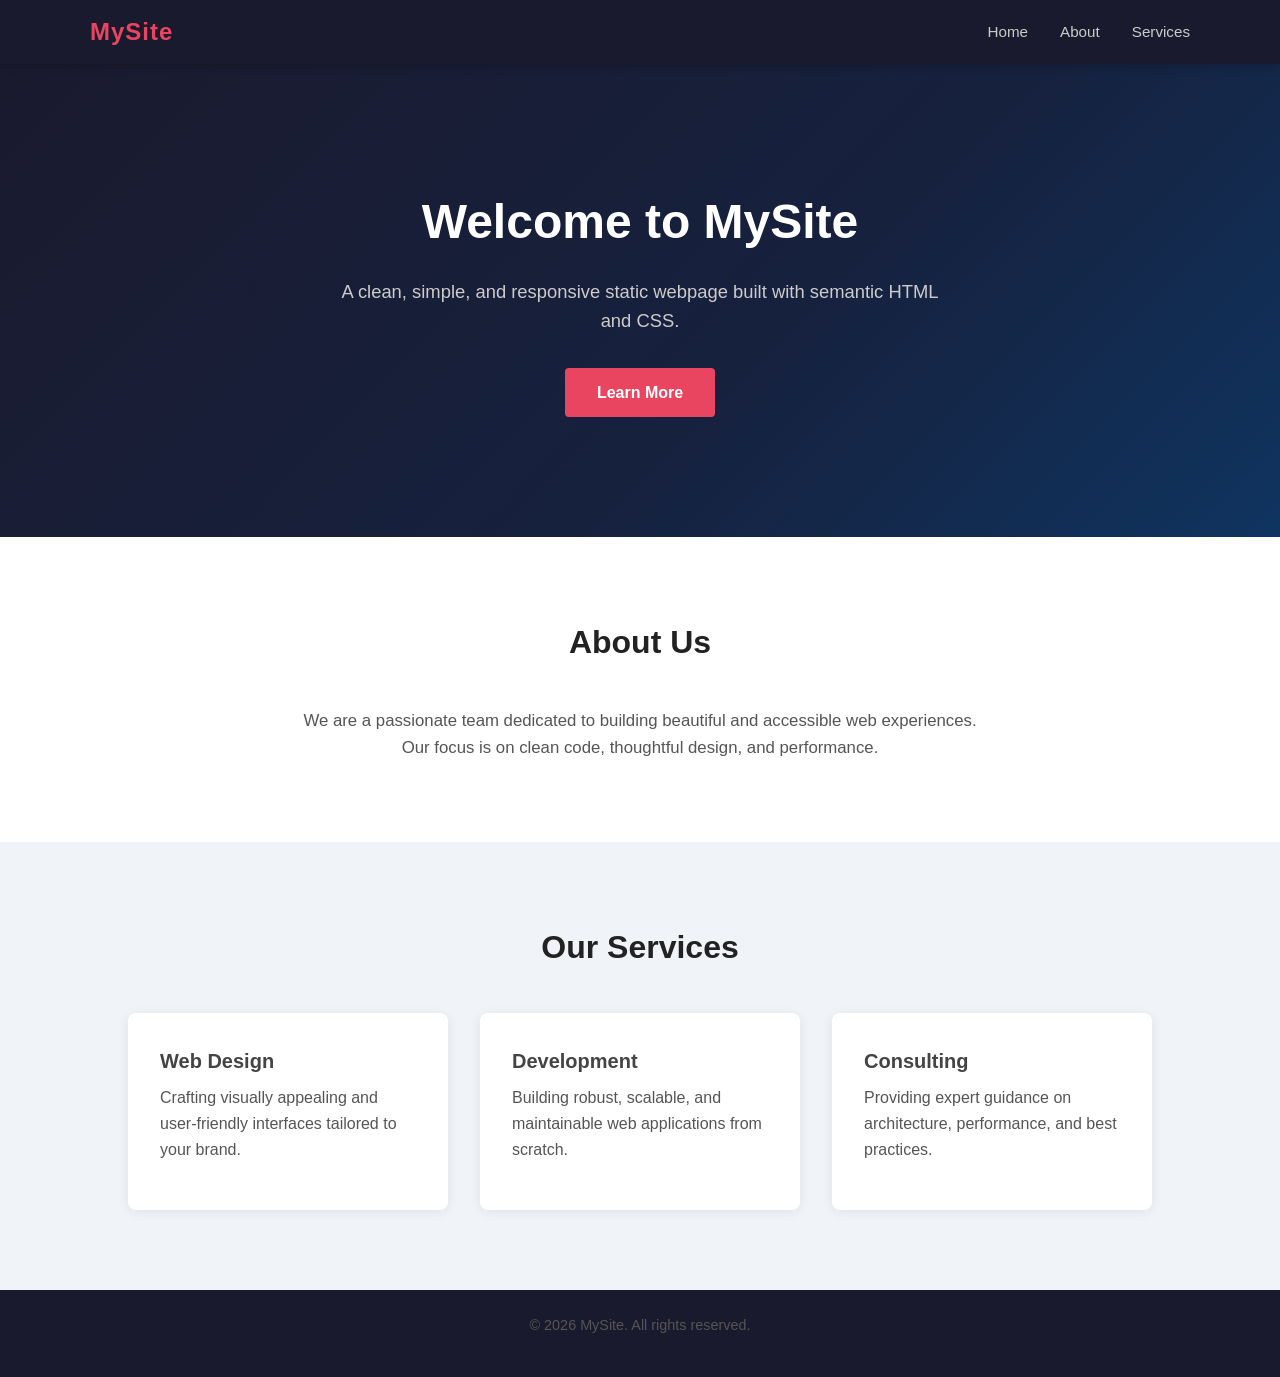
<file: task1/index.html>
<!DOCTYPE html>
<html lang="en">
<head>
	<meta charset="UTF-8" />
	<meta name="viewport" content="width=device-width, initial-scale=1.0" />
	<title>MySite</title>
	<link rel="stylesheet" href="styles.css" />
</head>
<body>
	<header>
		<div class="header-inner">
			<a class="logo" href="#home">MySite</a>
			<nav aria-label="Main navigation">
				<ul>
					<li><a href="#home">Home</a></li>
					<li><a href="#about">About</a></li>
					<li><a href="#services">Services</a></li>
				</ul>
			</nav>
		</div>
	</header>

	<main>
		<section id="home" class="hero">
			<h1>Welcome to MySite</h1>
			<p>A clean, simple, and responsive static webpage built with semantic HTML and CSS.</p>
			<a href="#about" class="btn">Learn More</a>
		</section>

		<section id="about" class="about">
			<h2>About Us</h2>
			<p>
				We are a passionate team dedicated to building beautiful and accessible web experiences.
				Our focus is on clean code, thoughtful design, and performance.
			</p>
		</section>

		<section id="services" class="services">
			<h2>Our Services</h2>
			<div class="cards">
				<article class="card">
					<h3>Web Design</h3>
					<p>Crafting visually appealing and user-friendly interfaces tailored to your brand.</p>
				</article>
				<article class="card">
					<h3>Development</h3>
					<p>Building robust, scalable, and maintainable web applications from scratch.</p>
				</article>
				<article class="card">
					<h3>Consulting</h3>
					<p>Providing expert guidance on architecture, performance, and best practices.</p>
				</article>
			</div>
		</section>
	</main>
	<footer>
		<p>&copy; 2026 MySite. All rights reserved.</p>
	</footer>
</body>
</html>
</file>
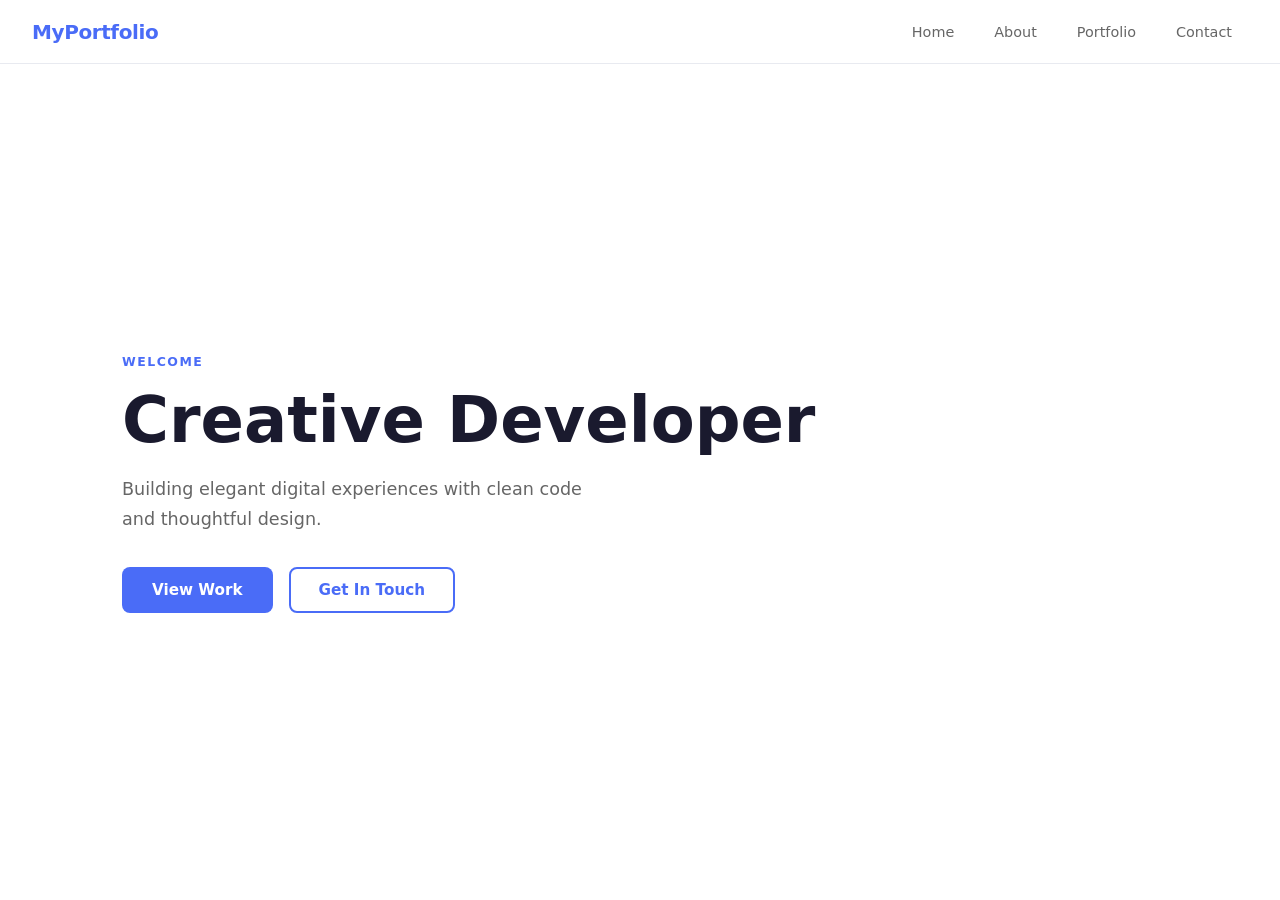
<file: task10/index.html>
<!DOCTYPE html>
<html lang="en">
<head>
  <meta charset="UTF-8" />
  <meta name="viewport" content="width=device-width, initial-scale=1.0" />
  <title>Multi-Page Simulator</title>
  <link rel="stylesheet" href="style.css" />
</head>
<body>
  <input type="checkbox" id="nav-toggle" class="nav__toggle-input" />

  <section id="about" class="page page--about">
    <div class="page__inner">
      <div class="about">
        <div class="about__text">
          <span class="section__label">About Me</span>
          <h2 class="section__title">Passionate about crafting the web</h2>
          <p class="about__body">I am a front-end developer with a love for pixel-perfect interfaces and smooth user experiences. I specialise in HTML, CSS, and modern JavaScript, turning designs into fast, accessible web applications.</p>
          <p class="about__body">When I am not coding, you will find me exploring design systems, contributing to open source, or sketching wireframes for the next big idea.</p>
          <div class="about__stats">
            <div class="stat">
              <span class="stat__number">5+</span>
              <span class="stat__label">Years Experience</span>
            </div>
            <div class="stat">
              <span class="stat__number">40+</span>
              <span class="stat__label">Projects Done</span>
            </div>
            <div class="stat">
              <span class="stat__number">20+</span>
              <span class="stat__label">Happy Clients</span>
            </div>
          </div>
        </div>
        <div class="about__skills">
          <span class="section__label">Skills</span>
          <ul class="skill-list">
            <li class="skill-list__item">HTML &amp; CSS</li>
            <li class="skill-list__item">JavaScript</li>
            <li class="skill-list__item">React</li>
            <li class="skill-list__item">Figma</li>
            <li class="skill-list__item">Git</li>
            <li class="skill-list__item">Node.js</li>
          </ul>
        </div>
      </div>
    </div>
  </section>

  <section id="portfolio" class="page page--portfolio">
    <div class="page__inner">
      <span class="section__label">My Work</span>
      <h2 class="section__title">Featured Projects</h2>
      <div class="grid">
        <div class="card">
          <div class="card__thumb card__thumb--1"></div>
          <div class="card__body">
            <h3 class="card__title">E-Commerce Platform</h3>
            <p class="card__desc">A full-featured online store with product filtering and cart management.</p>
            <div class="card__tags">
              <span class="tag">React</span>
              <span class="tag">Node.js</span>
            </div>
          </div>
        </div>
        <div class="card">
          <div class="card__thumb card__thumb--2"></div>
          <div class="card__body">
            <h3 class="card__title">Design System</h3>
            <p class="card__desc">A reusable component library built with accessibility in mind.</p>
            <div class="card__tags">
              <span class="tag">CSS</span>
              <span class="tag">Storybook</span>
            </div>
          </div>
        </div>
        <div class="card">
          <div class="card__thumb card__thumb--3"></div>
          <div class="card__body">
            <h3 class="card__title">Analytics Dashboard</h3>
            <p class="card__desc">Real-time data visualisation with responsive charts and filters.</p>
            <div class="card__tags">
              <span class="tag">D3.js</span>
              <span class="tag">API</span>
            </div>
          </div>
        </div>
        <div class="card">
          <div class="card__thumb card__thumb--4"></div>
          <div class="card__body">
            <h3 class="card__title">Travel Blog</h3>
            <p class="card__desc">A content-rich travel journal with an editorial layout and rich media.</p>
            <div class="card__tags">
              <span class="tag">CMS</span>
              <span class="tag">SEO</span>
            </div>
          </div>
        </div>
        <div class="card">
          <div class="card__thumb card__thumb--5"></div>
          <div class="card__body">
            <h3 class="card__title">Mobile Banking App</h3>
            <p class="card__desc">Secure, intuitive UI for managing personal finances on the go.</p>
            <div class="card__tags">
              <span class="tag">UX</span>
              <span class="tag">Figma</span>
            </div>
          </div>
        </div>
        <div class="card">
          <div class="card__thumb card__thumb--6"></div>
          <div class="card__body">
            <h3 class="card__title">Booking Platform</h3>
            <p class="card__desc">End-to-end appointment scheduling with calendar sync and reminders.</p>
            <div class="card__tags">
              <span class="tag">Calendar</span>
              <span class="tag">REST</span>
            </div>
          </div>
        </div>
      </div>
    </div>
  </section>

  <section id="contact" class="page page--contact">
    <div class="page__inner">
      <div class="contact">
        <div class="contact__info">
          <span class="section__label">Get In Touch</span>
          <h2 class="section__title">Let's work together</h2>
          <p class="contact__body">Have a project in mind? I would love to hear about it. Send me a message and I will get back to you as soon as possible.</p>
          <ul class="contact__list">
            <li class="contact__item">
              <span class="contact__icon">&#9993;</span>
              <span>hello@myportfolio.dev</span>
            </li>
            <li class="contact__item">
              <span class="contact__icon">&#9742;</span>
              <span>+1 (555) 000-1234</span>
            </li>
            <li class="contact__item">
              <span class="contact__icon">&#9679;</span>
              <span>San Francisco, CA</span>
            </li>
          </ul>
        </div>
        <div class="contact__form">
          <div class="form-field">
            <label class="form-field__label" for="name">Name</label>
            <input class="form-field__input" type="text" id="name" placeholder="Your name" />
          </div>
          <div class="form-field">
            <label class="form-field__label" for="email">Email</label>
            <input class="form-field__input" type="email" id="email" placeholder="your@email.com" />
          </div>
          <div class="form-field">
            <label class="form-field__label" for="message">Message</label>
            <textarea class="form-field__input form-field__input--textarea" id="message" placeholder="Tell me about your project..."></textarea>
          </div>
          <button class="btn btn--primary btn--full">Send Message</button>
        </div>
      </div>
    </div>
  </section>

  <section id="home" class="page page--home">
    <div class="page__inner">
      <div class="hero">
        <p class="hero__label">Welcome</p>
        <h1 class="hero__title">Creative Developer</h1>
        <p class="hero__subtitle">Building elegant digital experiences with clean code and thoughtful design.</p>
        <div class="hero__actions">
          <a class="btn btn--primary" href="#portfolio">View Work</a>
          <a class="btn btn--outline" href="#contact">Get In Touch</a>
        </div>
      </div>
    </div>
  </section>

  <nav class="nav">
    <a class="nav__brand" href="#home">MyPortfolio</a>
    <label class="nav__hamburger" for="nav-toggle">
      <span></span>
      <span></span>
      <span></span>
    </label>
    <ul class="nav__links">
      <li><a class="nav__link nav__link--home" href="#home">Home</a></li>
      <li><a class="nav__link nav__link--about" href="#about">About</a></li>
      <li><a class="nav__link nav__link--portfolio" href="#portfolio">Portfolio</a></li>
      <li><a class="nav__link nav__link--contact" href="#contact">Contact</a></li>
    </ul>
  </nav>
</body>
</html>
</file>
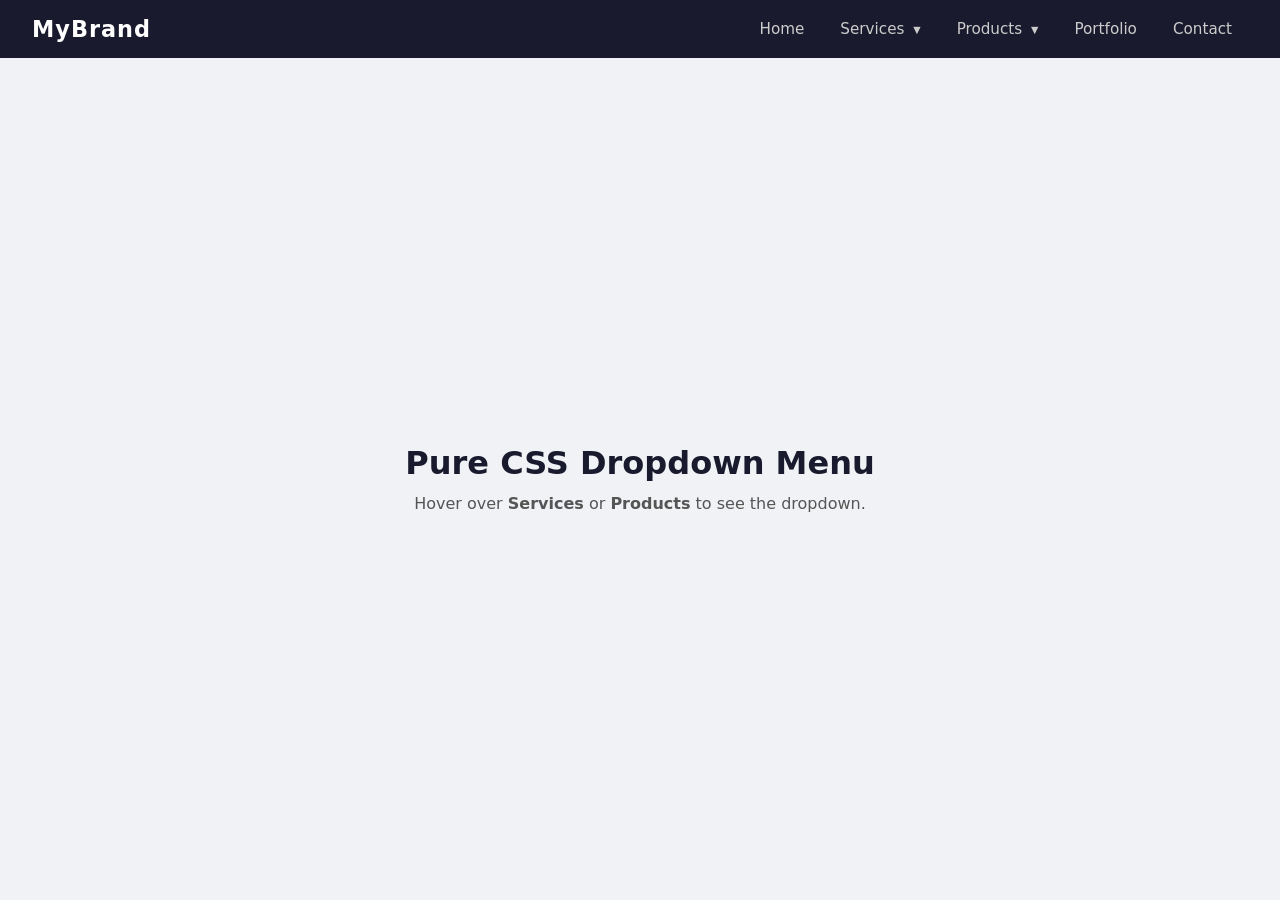
<file: task4/index.html>
<!DOCTYPE html>
<html lang="en">
<head>
  <meta charset="UTF-8" />
  <meta name="viewport" content="width=device-width, initial-scale=1.0" />
  <title>Pure CSS Dropdown Menu</title>
  <link rel="stylesheet" href="style.css" />
</head>
<body>

  <header class="header">
    <div class="brand">MyBrand</div>

    <input type="checkbox" id="nav-toggle" class="nav-toggle" />
    <label for="nav-toggle" class="nav-toggle-label" aria-label="Toggle navigation">
      <span></span>
      <span></span>
      <span></span>
    </label>

    <nav class="nav" aria-label="Main navigation">
      <ul class="nav__list">
        <li class="nav__item"><a href="#" class="nav__link">Home</a></li>

        <li class="nav__item nav__item--dropdown">
          <a href="#" class="nav__link">Services <span class="arrow">&#9660;</span></a>
          <ul class="dropdown">
            <li><a href="#" class="dropdown__link">Web Design</a></li>
            <li><a href="#" class="dropdown__link">Development</a></li>
            <li><a href="#" class="dropdown__link">SEO &amp; Marketing</a></li>
            <li><a href="#" class="dropdown__link">Consulting</a></li>
          </ul>
        </li>

        <li class="nav__item nav__item--dropdown">
          <a href="#" class="nav__link">Products <span class="arrow">&#9660;</span></a>
          <ul class="dropdown">
            <li><a href="#" class="dropdown__link">Mobile Apps</a></li>
            <li><a href="#" class="dropdown__link">Desktop Tools</a></li>
            <li><a href="#" class="dropdown__link">Cloud Solutions</a></li>
          </ul>
        </li>

        <li class="nav__item"><a href="#" class="nav__link">Portfolio</a></li>
        <li class="nav__item"><a href="#" class="nav__link">Contact</a></li>
      </ul>
    </nav>
  </header>

  <main class="hero">
    <h1 class="hero__title">Pure CSS Dropdown Menu</h1>
    <p class="hero__text">Hover over <strong>Services</strong> or <strong>Products</strong> to see the dropdown.</p>
  </main>

</body>
</html>
</file>
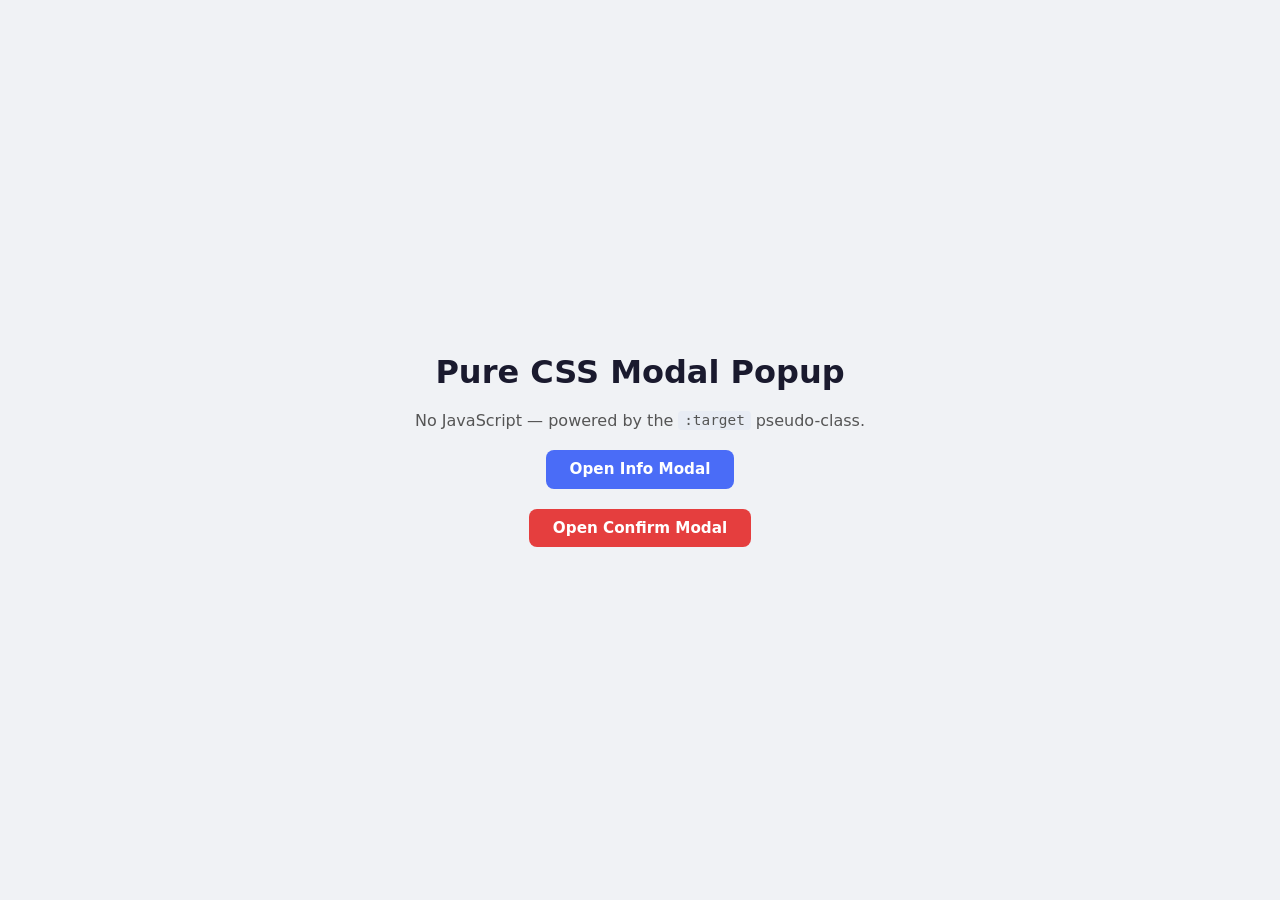
<file: task5/index.html>
<!DOCTYPE html>
<html lang="en">
<head>
  <meta charset="UTF-8" />
  <meta name="viewport" content="width=device-width, initial-scale=1.0" />
  <title>Pure CSS Modal</title>
  <link rel="stylesheet" href="style.css" />
</head>
<body>

  <main class="hero">
    <h1>Pure CSS Modal Popup</h1>
    <p>No JavaScript — powered by the <code>:target</code> pseudo-class.</p>
    <a href="#modal-info" class="btn">Open Info Modal</a>
    <a href="#modal-confirm" class="btn btn--danger">Open Confirm Modal</a>
  </main>

  <div id="modal-info" class="modal-overlay">
    <div class="modal">
      <a href="#" class="modal__close" aria-label="Close">&times;</a>
      <div class="modal__icon modal__icon--info">&#8505;</div>
      <h2 class="modal__title">Information</h2>
      <p class="modal__body">
        Your changes have been saved successfully. The report is now available
        under the <strong>Exports</strong> section and will be retained for
        30 days.
      </p>
      <div class="modal__actions">
        <a href="#" class="btn">Got it</a>
      </div>
    </div>
  </div>

  <div id="modal-confirm" class="modal-overlay">
    <div class="modal">
      <a href="#" class="modal__close" aria-label="Close">&times;</a>
      <div class="modal__icon modal__icon--danger">&#9888;</div>
      <h2 class="modal__title">Are you sure?</h2>
      <p class="modal__body">
        This action cannot be undone. Please confirm that you want to
        proceed with deleting this item permanently.
      </p>
      <div class="modal__actions">
        <a href="#" class="btn btn--danger">Delete</a>
        <a href="#" class="btn btn--outline">Cancel</a>
      </div>
    </div>
  </div>

</body>
</html>
</file>
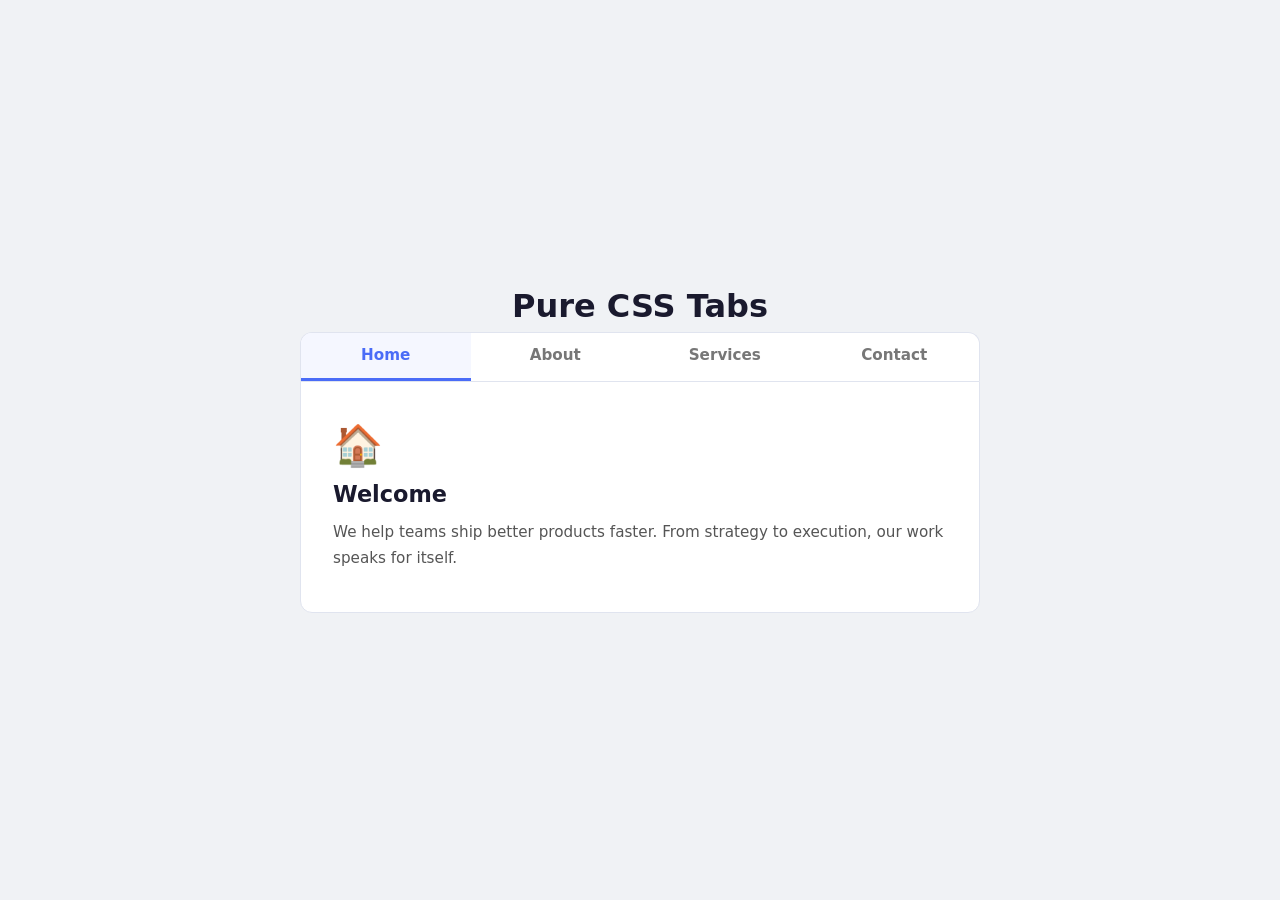
<file: task6/index.html>
<!DOCTYPE html>
<html lang="en">
<head>
  <meta charset="UTF-8" />
  <meta name="viewport" content="width=device-width, initial-scale=1.0" />
  <title>Tabbed Interface</title>
  <link rel="stylesheet" href="style.css" />
</head>
<body>

  <main class="page">
    <h1 class="page__title">Pure CSS Tabs</h1>

    <div class="tabs">

      <input type="radio" name="tabs" id="tab-home" class="tabs__radio" checked />
      <input type="radio" name="tabs" id="tab-about" class="tabs__radio" />
      <input type="radio" name="tabs" id="tab-services" class="tabs__radio" />
      <input type="radio" name="tabs" id="tab-contact" class="tabs__radio" />

      <div class="tabs__bar" role="tablist">
        <label for="tab-home"    class="tabs__label" role="tab">Home</label>
        <label for="tab-about"   class="tabs__label" role="tab">About</label>
        <label for="tab-services" class="tabs__label" role="tab">Services</label>
        <label for="tab-contact" class="tabs__label" role="tab">Contact</label>
      </div>

      <div class="tabs__panels">

        <div class="tabs__panel" id="panel-home" role="tabpanel">
          <div class="tabs__panel-icon">🏠</div>
          <h2 class="tabs__panel-title">Welcome</h2>
          <p class="tabs__panel-body">
            We help teams ship better products faster. From strategy to execution,
            our work speaks for itself.
          </p>
        </div>

        <div class="tabs__panel" id="panel-about" role="tabpanel">
          <div class="tabs__panel-icon">👤</div>
          <h2 class="tabs__panel-title">About Us</h2>
          <p class="tabs__panel-body">
            Founded in 2018, we are a small team of designers and engineers who care
            deeply about craft, accessibility, and performance.
          </p>
        </div>

        <div class="tabs__panel" id="panel-services" role="tabpanel">
          <div class="tabs__panel-icon">⚙️</div>
          <h2 class="tabs__panel-title">Our Services</h2>
          <p class="tabs__panel-body">
            We offer web design, front-end development, and UX audits.
            Every engagement is tailored to your goals and timeline.
          </p>
        </div>

        <div class="tabs__panel" id="panel-contact" role="tabpanel">
          <div class="tabs__panel-icon">✉️</div>
          <h2 class="tabs__panel-title">Get in Touch</h2>
          <p class="tabs__panel-body">
            Have a project in mind? Drop us a line at
            <strong>hello@example.com</strong> and we will get back to you within one business day.
          </p>
        </div>

      </div>
    </div>
  </main>

</body>
</html>
</file>
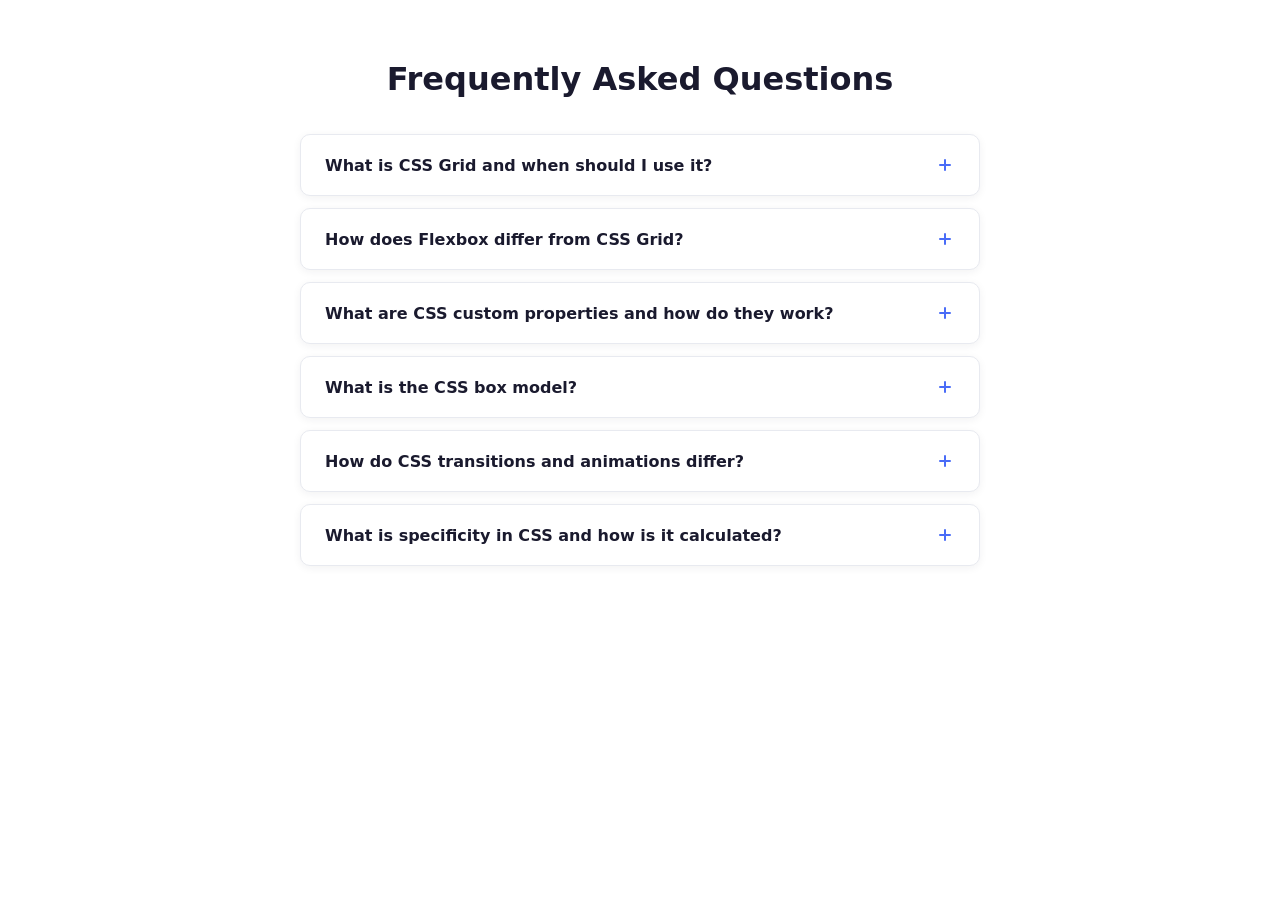
<file: task8/index.html>
<!DOCTYPE html>
<html lang="en">
<head>
  <meta charset="UTF-8">
  <meta name="viewport" content="width=device-width, initial-scale=1.0">
  <title>CSS Accordion</title>
  <link rel="stylesheet" href="style.css">
</head>
<body>
  <main class="accordion-page">
    <h1 class="accordion-page__title">Frequently Asked Questions</h1>
    <div class="accordion">

      <div class="accordion__item">
        <input class="accordion__input" type="checkbox" id="item1">
        <label class="accordion__label" for="item1">
          What is CSS Grid and when should I use it?
          <span class="accordion__icon"></span>
        </label>
        <div class="accordion__panel">
          <div class="accordion__content">
            CSS Grid is a two-dimensional layout system that lets you arrange elements in rows and columns simultaneously. Use it when you need precise control over both axes — for example, full-page layouts, card galleries, or any design where items need to align across rows and columns. Grid shines when your layout is defined by the container rather than the content.
          </div>
        </div>
      </div>

      <div class="accordion__item">
        <input class="accordion__input" type="checkbox" id="item2">
        <label class="accordion__label" for="item2">
          How does Flexbox differ from CSS Grid?
          <span class="accordion__icon"></span>
        </label>
        <div class="accordion__panel">
          <div class="accordion__content">
            Flexbox is a one-dimensional layout model — it handles either a row or a column at a time. It is ideal for distributing space among items in a single axis, such as navigation bars, button groups, or centering content. Grid handles two dimensions simultaneously and is better suited for complex page-level structures. The two are complementary and often used together.
          </div>
        </div>
      </div>

      <div class="accordion__item">
        <input class="accordion__input" type="checkbox" id="item3">
        <label class="accordion__label" for="item3">
          What are CSS custom properties and how do they work?
          <span class="accordion__icon"></span>
        </label>
        <div class="accordion__panel">
          <div class="accordion__content">
            CSS custom properties, also called CSS variables, let you store values under a name prefixed with two dashes, such as --primary-color. You declare them on an element (typically :root for global scope) and reference them with var(--primary-color). Unlike preprocessor variables, they are live in the browser, can be overridden in any scope, and are accessible from JavaScript, making them powerful for theming and dynamic styling.
          </div>
        </div>
      </div>

      <div class="accordion__item">
        <input class="accordion__input" type="checkbox" id="item4">
        <label class="accordion__label" for="item4">
          What is the CSS box model?
          <span class="accordion__icon"></span>
        </label>
        <div class="accordion__panel">
          <div class="accordion__content">
            Every element in CSS is represented as a rectangular box consisting of four layers: content, padding, border, and margin. By default, width and height apply only to the content area, so padding and border add to the total size. Setting box-sizing: border-box makes width and height include padding and border, which is far more predictable and is why it is included in most CSS resets today.
          </div>
        </div>
      </div>

      <div class="accordion__item">
        <input class="accordion__input" type="checkbox" id="item5">
        <label class="accordion__label" for="item5">
          How do CSS transitions and animations differ?
          <span class="accordion__icon"></span>
        </label>
        <div class="accordion__panel">
          <div class="accordion__content">
            Transitions respond to state changes — they interpolate a property from its current value to a new value when triggered by an event like hover or focus. You define the property, duration, easing, and delay. Animations, defined with @keyframes, run independently of state changes and can loop, alternate, and contain multiple steps. Use transitions for simple interactive feedback and animations for choreographed sequences that run on their own.
          </div>
        </div>
      </div>

      <div class="accordion__item">
        <input class="accordion__input" type="checkbox" id="item6">
        <label class="accordion__label" for="item6">
          What is specificity in CSS and how is it calculated?
          <span class="accordion__icon"></span>
        </label>
        <div class="accordion__panel">
          <div class="accordion__content">
            Specificity determines which CSS rule applies when multiple rules target the same element. It is calculated as a three-part score: ID selectors contribute 1-0-0, class, attribute, and pseudo-class selectors contribute 0-1-0, and type selectors and pseudo-elements contribute 0-0-1. The selector with the highest score wins. Inline styles outrank all selectors, and !important overrides everything. Keeping specificity low and consistent — typically by relying on classes — makes stylesheets easier to maintain.
          </div>
        </div>
      </div>

    </div>
  </main>
</body>
</html>
</file>
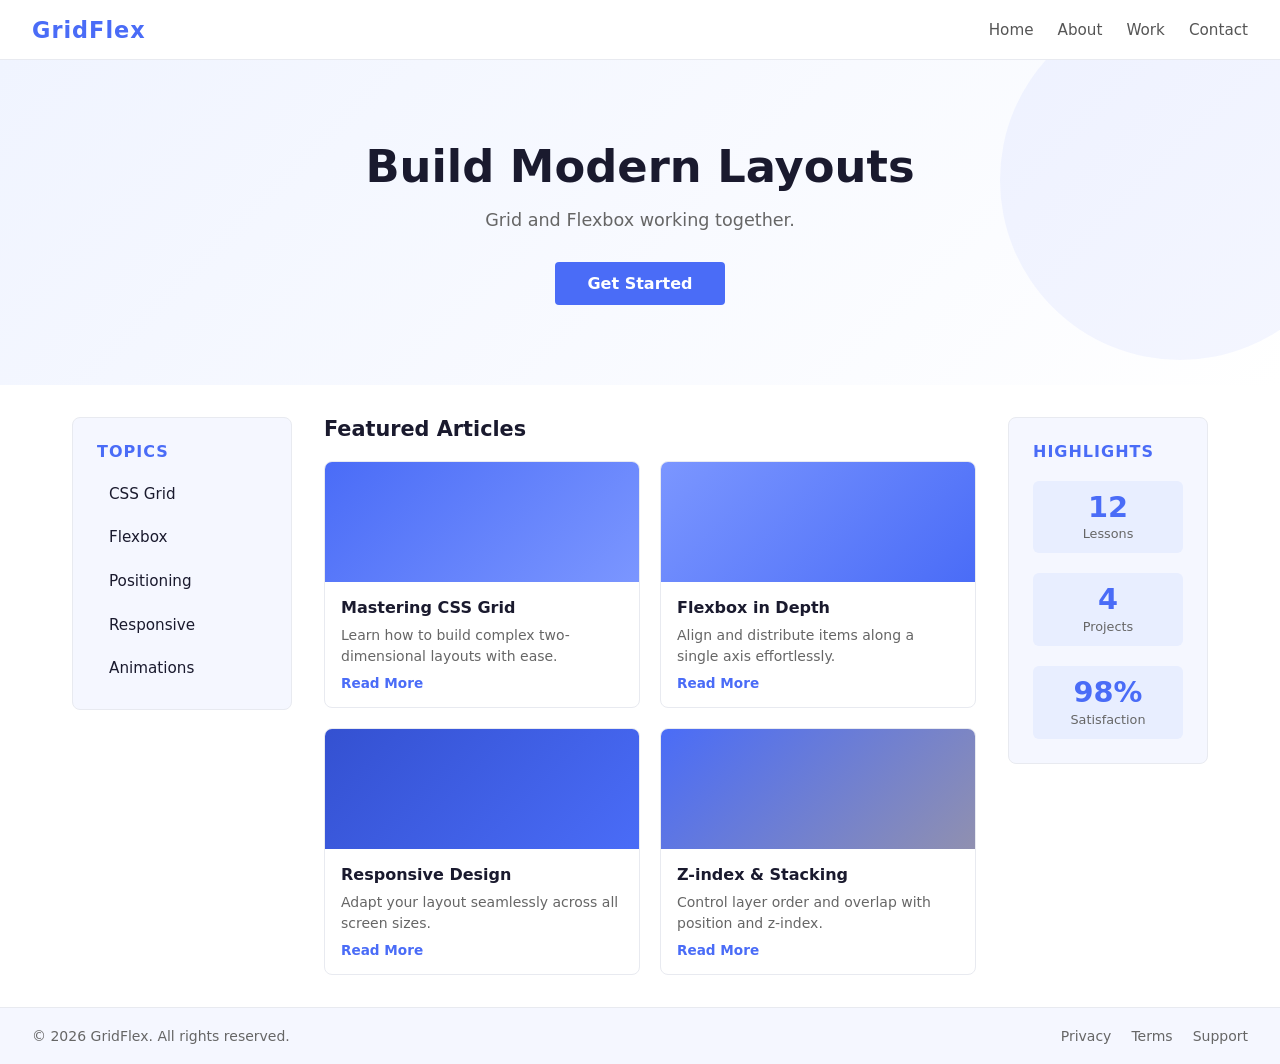
<file: task9/index.html>
<!DOCTYPE html>
<html lang="en">
<head>
  <meta charset="UTF-8">
  <meta name="viewport" content="width=device-width, initial-scale=1.0">
  <title>Complex Responsive Layout</title>
  <link rel="stylesheet" href="style.css">
</head>
<body>
  <header class="header">
    <div class="header__brand">GridFlex</div>
    <nav class="header__nav" aria-label="Main navigation">
      <ul class="header__nav-list">
        <li><a class="header__link" href="#">Home</a></li>
        <li><a class="header__link" href="#">About</a></li>
        <li><a class="header__link" href="#">Work</a></li>
        <li><a class="header__link" href="#">Contact</a></li>
      </ul>
    </nav>
  </header>

  <section class="hero">
    <div class="hero__content">
      <h1 class="hero__title">Build Modern Layouts</h1>
      <p class="hero__subtitle">Grid and Flexbox working together.</p>
      <a class="hero__cta" href="#">Get Started</a>
    </div>
    <div class="hero__decor"></div>
  </section>

  <div class="layout">
    <aside class="sidebar">
      <h2 class="sidebar__title">Topics</h2>
      <ul class="sidebar__list">
        <li class="sidebar__item">CSS Grid</li>
        <li class="sidebar__item">Flexbox</li>
        <li class="sidebar__item">Positioning</li>
        <li class="sidebar__item">Responsive</li>
        <li class="sidebar__item">Animations</li>
      </ul>
    </aside>

    <main class="main">
      <h2 class="main__heading">Featured Articles</h2>
      <div class="card-grid">
        <article class="card">
          <div class="card__image card__image--one"></div>
          <div class="card__body">
            <h3 class="card__title">Mastering CSS Grid</h3>
            <p class="card__text">Learn how to build complex two-dimensional layouts with ease.</p>
            <a class="card__link" href="#">Read More</a>
          </div>
        </article>
        <article class="card">
          <div class="card__image card__image--two"></div>
          <div class="card__body">
            <h3 class="card__title">Flexbox in Depth</h3>
            <p class="card__text">Align and distribute items along a single axis effortlessly.</p>
            <a class="card__link" href="#">Read More</a>
          </div>
        </article>
        <article class="card">
          <div class="card__image card__image--three"></div>
          <div class="card__body">
            <h3 class="card__title">Responsive Design</h3>
            <p class="card__text">Adapt your layout seamlessly across all screen sizes.</p>
            <a class="card__link" href="#">Read More</a>
          </div>
        </article>
        <article class="card">
          <div class="card__image card__image--four"></div>
          <div class="card__body">
            <h3 class="card__title">Z-index & Stacking</h3>
            <p class="card__text">Control layer order and overlap with position and z-index.</p>
            <a class="card__link" href="#">Read More</a>
          </div>
        </article>
      </div>
    </main>

    <aside class="panel">
      <h2 class="panel__title">Highlights</h2>
      <div class="panel__stat">
        <span class="panel__number">12</span>
        <span class="panel__label">Lessons</span>
      </div>
      <div class="panel__stat">
        <span class="panel__number">4</span>
        <span class="panel__label">Projects</span>
      </div>
      <div class="panel__stat">
        <span class="panel__number">98%</span>
        <span class="panel__label">Satisfaction</span>
      </div>
    </aside>
  </div>

  <footer class="footer">
    <p class="footer__copy">&copy; 2026 GridFlex. All rights reserved.</p>
    <div class="footer__links">
      <a class="footer__link" href="#">Privacy</a>
      <a class="footer__link" href="#">Terms</a>
      <a class="footer__link" href="#">Support</a>
    </div>
  </footer>
</body>
</html>
</file>
<file: task1/styles.css>
*, *::before, *::after {
    box-sizing: border-box;
    margin: 0;
    padding: 0;
}

html {
    scroll-behavior: smooth;
}

body {
    font-family: 'Segoe UI', Tahoma, Geneva, Verdana, sans-serif;
    font-size: 16px;
    line-height: 1.6;
    color: #333;
    background-color: #f9f9f9;
}

h1 {
    font-size: 2.5rem;
    font-weight: 700;
    margin-bottom: 1rem;
}

h2 {
    font-size: 2rem;
    font-weight: 600;
    margin-bottom: 1rem;
    color: #222;
}

h3 {
    font-size: 1.25rem;
    font-weight: 600;
    margin-bottom: 0.5rem;
    color: #444;
}

p {
    margin-bottom: 1rem;
    color: #555;
}

a {
    text-decoration: none;
    color: inherit;
}

header {
    background-color: #1a1a2e;
    color: #fff;
    padding: 0 2rem;
    position: sticky;
    top: 0;
    z-index: 100;
    box-shadow: 0 2px 8px rgba(0, 0, 0, 0.2);
}

.header-inner {
    max-width: 1100px;
    margin: 0 auto;
    display: flex;
    align-items: center;
    justify-content: space-between;
    height: 64px;
}

.logo {
    font-size: 1.5rem;
    font-weight: 700;
    color: #e94560;
    letter-spacing: 1px;
    text-decoration: none;
}

nav ul {
    list-style: none;
    display: flex;
    gap: 2rem;
}

nav ul li a {
    color: #ccc;
    font-size: 0.95rem;
}

nav ul li a:hover {
    color: #e94560;
}

section {
    padding: 80px 2rem;
}

section > h2 {
    text-align: center;
    margin-bottom: 2.5rem;
}

.hero {
    background: linear-gradient(135deg, #1a1a2e 0%, #16213e 60%, #0f3460 100%);
    color: #fff;
    text-align: center;
    padding: 120px 2rem;
}

.hero h1 {
    color: #fff;
    font-size: 3rem;
}

.hero p {
    color: #ccc;
    font-size: 1.15rem;
    max-width: 600px;
    margin: 0 auto 2rem;
}

.btn {
    display: inline-block;
    background-color: #e94560;
    color: #fff;
    padding: 0.75rem 2rem;
    border-radius: 4px;
    font-size: 1rem;
    font-weight: 600;
    border: none;
    cursor: pointer;
    transition: background-color 0.25s ease, transform 0.25s ease;
}

.btn:hover {
    background-color: #c73652;
    transform: translateY(-1px);
}

.about {
    background-color: #fff;
    text-align: center;
}

.about p {
    max-width: 700px;
    margin: 0 auto;
    font-size: 1.05rem;
}

.services {
    background-color: #f0f4f8;
}

.cards {
    display: flex;
    gap: 2rem;
    justify-content: center;
    flex-wrap: wrap;
    max-width: 1100px;
    margin: 0 auto;
}

.card {
    background-color: #fff;
    border-radius: 8px;
    padding: 2rem;
    flex: 1 1 260px;
    max-width: 320px;
    box-shadow: 0 2px 12px rgba(0, 0, 0, 0.08);
    transition: transform 0.25s ease, box-shadow 0.25s ease;
}

.card:hover {
    transform: translateY(-4px);
    box-shadow: 0 6px 20px rgba(0, 0, 0, 0.12);
}

footer {
    background-color: #1a1a2e;
    color: #888;
    text-align: center;
    padding: 1.5rem 2rem;
    font-size: 0.9rem;
}

@media (max-width: 768px) {
    h1 {
        font-size: 2rem;
    }

    h2 {
        font-size: 1.6rem;
    }

    .hero {
        padding: 80px 1.5rem;
    }

    .hero h1 {
        font-size: 2.2rem;
    }

    .cards {
        flex-direction: column;
        align-items: center;
    }

    .card {
        max-width: 100%;
        width: 100%;
    }
}

@media (max-width: 480px) {
    .header-inner {
        flex-direction: column;
        height: auto;
        padding: 1rem 0;
        gap: 0.75rem;
    }

    nav ul {
        gap: 1.2rem;
        flex-wrap: wrap;
        justify-content: center;
    }

    .hero h1 {
        font-size: 1.8rem;
    }

    .hero p {
        font-size: 1rem;
    }

    section {
        padding: 60px 1rem;
    }
}
</file>
<file: task10/style.css>
*, *::before, *::after {
  box-sizing: border-box;
  margin: 0;
  padding: 0;
}

:root {
  --color-bg: #fff;
  --color-surface: #f5f7ff;
  --color-accent: #4a6cf7;
  --color-accent-dark: #3451d1;
  --color-text: #1a1a2e;
  --color-muted: #666;
  --color-border: #e8eaf0;
  --nav-h: 64px;
}

html, body {
  height: 100%;
}

body {
  font-family: system-ui, -apple-system, sans-serif;
  background: var(--color-bg);
  color: var(--color-text);
}

.nav__toggle-input {
  display: none;
}

.nav {
  position: fixed;
  top: 0;
  left: 0;
  right: 0;
  height: var(--nav-h);
  background: #fff;
  border-bottom: 1px solid var(--color-border);
  display: flex;
  align-items: center;
  justify-content: space-between;
  padding: 0 2rem;
  z-index: 100;
}

.nav__brand {
  font-size: 1.25rem;
  font-weight: 700;
  color: var(--color-accent);
  text-decoration: none;
  letter-spacing: -0.02em;
}

.nav__links {
  display: flex;
  list-style: none;
  gap: 0.5rem;
}

.nav__link {
  display: block;
  padding: 0.5rem 1rem;
  color: var(--color-muted);
  text-decoration: none;
  border-radius: 6px;
  font-size: 0.9rem;
  font-weight: 500;
  transition: color 0.25s ease, background 0.25s ease;
}

.nav__link:hover {
  color: var(--color-text);
  background: rgba(74, 108, 247, 0.08);
}

.nav__hamburger {
  display: none;
  flex-direction: column;
  gap: 5px;
  cursor: pointer;
  padding: 4px;
}

.nav__hamburger span {
  display: block;
  width: 24px;
  height: 2px;
  background: var(--color-text);
  border-radius: 2px;
  transition: transform 0.25s ease, opacity 0.25s ease;
}

.page {
  position: fixed;
  top: var(--nav-h);
  left: 0;
  right: 0;
  bottom: 0;
  overflow-y: auto;
  background: var(--color-bg);
  display: none;
  opacity: 0;
  transform: translateY(16px);
  transition: opacity 0.35s ease, transform 0.35s ease;
}

#home {
  display: block;
  opacity: 1;
  transform: translateY(0);
}

#about:target ~ #home,
#portfolio:target ~ #home,
#contact:target ~ #home {
  display: none;
}

#about:target,
#portfolio:target,
#contact:target,
#home:target {
  display: block;
  animation: page-in 0.35s ease forwards;
}

@keyframes page-in {
  from {
    opacity: 0;
    transform: translateY(18px);
  }
  to {
    opacity: 1;
    transform: translateY(0);
  }
}

.page__inner {
  width: 100%;
  max-width: 1100px;
  margin: 0 auto;
  padding: 4rem 2rem;
  min-height: 100%;
  display: flex;
  flex-direction: column;
  justify-content: center;
}

.section__label {
  display: inline-block;
  font-size: 0.78rem;
  font-weight: 600;
  letter-spacing: 0.12em;
  text-transform: uppercase;
  color: var(--color-accent);
  margin-bottom: 0.75rem;
}

.section__title {
  font-size: clamp(1.8rem, 4vw, 2.8rem);
  font-weight: 700;
  line-height: 1.15;
  color: var(--color-text);
  margin-bottom: 1.25rem;
}

.page--home .page__inner {
  flex-direction: row;
  align-items: center;
  gap: 3rem;
}

.hero {
  flex: 1;
}

.hero__label {
  display: inline-block;
  font-size: 0.78rem;
  font-weight: 600;
  letter-spacing: 0.12em;
  text-transform: uppercase;
  color: var(--color-accent);
  margin-bottom: 1rem;
}

.hero__title {
  font-size: clamp(2.5rem, 6vw, 4rem);
  font-weight: 800;
  line-height: 1.1;
  margin-bottom: 1.25rem;
  color: var(--color-text);
}

.hero__subtitle {
  font-size: 1.1rem;
  color: var(--color-muted);
  line-height: 1.7;
  max-width: 480px;
  margin-bottom: 2rem;
}

.hero__actions {
  display: flex;
  gap: 1rem;
  flex-wrap: wrap;
}

.btn {
  display: inline-flex;
  align-items: center;
  justify-content: center;
  padding: 0.75rem 1.75rem;
  border-radius: 8px;
  font-size: 0.95rem;
  font-weight: 600;
  text-decoration: none;
  border: 2px solid transparent;
  cursor: pointer;
  transition: background 0.25s ease, color 0.25s ease, transform 0.2s ease, box-shadow 0.25s ease;
}

.btn--primary {
  background: var(--color-accent);
  color: #fff;
}

.btn--primary:hover {
  background: var(--color-accent-dark);
  transform: translateY(-2px);
  box-shadow: 0 8px 24px rgba(74, 108, 247, 0.25);
}

.btn--outline {
  border-color: var(--color-accent);
  color: var(--color-accent);
}

.btn--outline:hover {
  background: rgba(74, 108, 247, 0.08);
  transform: translateY(-2px);
}

.btn--full {
  width: 100%;
}


.about {
  display: grid;
  grid-template-columns: 1fr 1fr;
  gap: 4rem;
  align-items: start;
}

.about__body {
  color: var(--color-muted);
  line-height: 1.75;
  margin-bottom: 1rem;
}

.about__stats {
  display: flex;
  gap: 2rem;
  margin-top: 2rem;
  flex-wrap: wrap;
}

.stat {
  display: flex;
  flex-direction: column;
  gap: 0.25rem;
}

.stat__number {
  font-size: 2rem;
  font-weight: 800;
  color: var(--color-accent);
}

.stat__label {
  font-size: 0.8rem;
  color: var(--color-muted);
  text-transform: uppercase;
  letter-spacing: 0.06em;
}

.skill-list {
  list-style: none;
  display: flex;
  flex-wrap: wrap;
  gap: 0.75rem;
  margin-top: 1rem;
}

.skill-list__item {
  padding: 0.5rem 1.1rem;
  background: rgba(74, 108, 247, 0.08);
  border: 1px solid rgba(74, 108, 247, 0.2);
  border-radius: 100px;
  font-size: 0.875rem;
  color: var(--color-text);
  font-weight: 500;
}

.grid {
  display: grid;
  grid-template-columns: repeat(auto-fill, minmax(280px, 1fr));
  gap: 1.5rem;
  margin-top: 2.5rem;
}

.card {
  background: var(--color-surface);
  border: 1px solid var(--color-border);
  border-radius: 12px;
  overflow: hidden;
  transition: transform 0.25s ease, box-shadow 0.25s ease;
}

.card:hover {
  transform: translateY(-4px);
  box-shadow: 0 12px 32px rgba(74, 108, 247, 0.1);
}

.card__thumb {
  height: 160px;
}

.card__thumb--1 { background: linear-gradient(135deg, #4a6cf7, #7c3aed); }
.card__thumb--2 { background: linear-gradient(135deg, #06b6d4, #4a6cf7); }
.card__thumb--3 { background: linear-gradient(135deg, #10b981, #06b6d4); }
.card__thumb--4 { background: linear-gradient(135deg, #f59e0b, #ef4444); }
.card__thumb--5 { background: linear-gradient(135deg, #ec4899, #7c3aed); }
.card__thumb--6 { background: linear-gradient(135deg, #ef4444, #f59e0b); }

.card__body {
  padding: 1.25rem;
}

.card__title {
  font-size: 1.05rem;
  font-weight: 700;
  margin-bottom: 0.5rem;
  color: var(--color-text);
}

.card__desc {
  font-size: 0.875rem;
  color: var(--color-muted);
  line-height: 1.6;
  margin-bottom: 1rem;
}

.card__tags {
  display: flex;
  gap: 0.5rem;
  flex-wrap: wrap;
}

.tag {
  padding: 0.25rem 0.65rem;
  background: rgba(74, 108, 247, 0.1);
  border-radius: 100px;
  font-size: 0.75rem;
  color: var(--color-accent);
  font-weight: 600;
}

.contact {
  display: grid;
  grid-template-columns: 1fr 1fr;
  gap: 4rem;
  align-items: start;
}

.contact__body {
  color: var(--color-muted);
  line-height: 1.75;
  margin-bottom: 2rem;
}

.contact__list {
  list-style: none;
  display: flex;
  flex-direction: column;
  gap: 1rem;
}

.contact__item {
  display: flex;
  align-items: center;
  gap: 0.75rem;
  color: var(--color-muted);
  font-size: 0.95rem;
}

.contact__icon {
  display: grid;
  place-items: center;
  width: 36px;
  height: 36px;
  background: rgba(74, 108, 247, 0.1);
  border-radius: 8px;
  font-size: 1rem;
  color: var(--color-accent);
  flex-shrink: 0;
}

.contact__form {
  display: flex;
  flex-direction: column;
  gap: 1.25rem;
}

.form-field {
  display: flex;
  flex-direction: column;
  gap: 0.4rem;
}

.form-field__label {
  font-size: 0.85rem;
  font-weight: 600;
  color: var(--color-text);
}

.form-field__input {
  padding: 0.75rem 1rem;
  background: var(--color-surface);
  border: 1px solid var(--color-border);
  border-radius: 8px;
  color: var(--color-text);
  font-size: 0.95rem;
  font-family: inherit;
  transition: border-color 0.25s ease, box-shadow 0.25s ease;
  outline: none;
}

.form-field__input:focus {
  border-color: var(--color-accent);
  box-shadow: 0 0 0 3px rgba(74, 108, 247, 0.12);
}

.form-field__input::placeholder {
  color: #aaa;
}

.form-field__input--textarea {
  min-height: 120px;
  resize: vertical;
}

#home:target ~ .nav .nav__link--home,
#about:target ~ .nav .nav__link--about,
#portfolio:target ~ .nav .nav__link--portfolio,
#contact:target ~ .nav .nav__link--contact {
  color: var(--color-accent);
  background: rgba(74, 108, 247, 0.08);
}

#nav-toggle:checked ~ .nav .nav__links {
  transform: translateY(0);
}

#nav-toggle:checked ~ .nav .nav__hamburger span:nth-child(1) {
  transform: translateY(7px) rotate(45deg);
}

#nav-toggle:checked ~ .nav .nav__hamburger span:nth-child(2) {
  opacity: 0;
}

#nav-toggle:checked ~ .nav .nav__hamburger span:nth-child(3) {
  transform: translateY(-7px) rotate(-45deg);
}

@media (max-width: 768px) {
  .nav__hamburger {
    display: flex;
  }

  .nav__links {
    position: fixed;
    top: var(--nav-h);
    left: 0;
    right: 0;
    flex-direction: column;
    background: #fff;
    border-bottom: 1px solid var(--color-border);
    padding: 1rem;
    gap: 0.25rem;
    transform: translateY(-110%);
    transition: transform 0.3s ease;
    z-index: 99;
  }

  .page--home .page__inner {
    flex-direction: column;
    text-align: center;
  }

  .hero__actions {
    justify-content: center;
  }

  .hero__subtitle {
    margin-left: auto;
    margin-right: auto;
  }

  .about {
    grid-template-columns: 1fr;
    gap: 2.5rem;
  }

  .contact {
    grid-template-columns: 1fr;
    gap: 2.5rem;
  }

  .about__stats {
    gap: 1.25rem;
  }
}

@media (max-width: 480px) {
  .page__inner {
    padding: 2.5rem 1.25rem;
  }

  .grid {
    grid-template-columns: 1fr;
  }
}
</file>
<file: task4/style.css>
*, *::before, *::after {
  box-sizing: border-box;
  margin: 0;
  padding: 0;
}

body {
  font-family: 'Segoe UI', system-ui, sans-serif;
  background-color: #f0f2f5;
  color: #333;
}

.header {
  background-color: #1a1a2e;
  display: flex;
  align-items: center;
  justify-content: space-between;
  padding: 0 2rem;
  position: relative;
  z-index: 100;
}

.brand {
  color: #fff;
  font-size: 1.4rem;
  font-weight: 700;
  padding: 1rem 0;
  letter-spacing: 1px;
}

.nav__list {
  list-style: none;
  display: flex;
  align-items: center;
  gap: 0.25rem;
}

.nav__item {
  position: relative;
}

.nav__link {
  display: block;
  color: #ccc;
  text-decoration: none;
  padding: 1.1rem 1rem;
  font-size: 0.95rem;
  transition: color 0.2s ease, background-color 0.2s ease;
  white-space: nowrap;
}

.nav__link:hover {
  color: #fff;
  background-color: rgba(255, 255, 255, 0.08);
}

.arrow {
  font-size: 0.6rem;
  vertical-align: middle;
  margin-left: 4px;
  transition: transform 0.3s ease;
  display: inline-block;
}

.dropdown {
  list-style: none;
  position: absolute;
  top: 100%;
  left: 0;
  min-width: 190px;
  background-color: #16213e;
  border-top: 3px solid #4a6cf7;
  border-radius: 0 0 8px 8px;
  box-shadow: 0 8px 20px rgba(0, 0, 0, 0.3);
  opacity: 0;
  visibility: hidden;
  transform: translateY(-8px);
  transition: opacity 0.25s ease, transform 0.25s ease, visibility 0.25s ease;
}

.dropdown__link {
  display: block;
  color: #bbb;
  text-decoration: none;
  padding: 0.75rem 1.25rem;
  font-size: 0.9rem;
  transition: color 0.2s ease, background-color 0.2s ease, padding-left 0.2s ease;
}

.dropdown__link:hover {
  color: #fff;
  background-color: rgba(74, 108, 247, 0.2);
  padding-left: 1.6rem;
}

.nav__item--dropdown:hover .dropdown {
  opacity: 1;
  visibility: visible;
  transform: translateY(0);
}

.nav__item--dropdown:hover .arrow {
  transform: rotate(180deg);
}

.nav-toggle {
  display: none;
}

.nav-toggle-label {
  display: none;
  flex-direction: column;
  gap: 5px;
  cursor: pointer;
  padding: 0.5rem;
}

.nav-toggle-label span {
  display: block;
  width: 24px;
  height: 2px;
  background-color: #fff;
  border-radius: 2px;
  transition: transform 0.3s ease, opacity 0.3s ease;
}

@media (max-width: 768px) {
  .nav-toggle-label {
    display: flex;
  }

  .nav-toggle:checked ~ .nav-toggle-label span:nth-child(1) {
    transform: translateY(7px) rotate(45deg);
  }
  .nav-toggle:checked ~ .nav-toggle-label span:nth-child(2) {
    opacity: 0;
  }
  .nav-toggle:checked ~ .nav-toggle-label span:nth-child(3) {
    transform: translateY(-7px) rotate(-45deg);
  }

  .nav {
    position: absolute;
    top: 100%;
    left: 0;
    width: 100%;
    background-color: #1a1a2e;
    max-height: 0;
    overflow: hidden;
    transition: max-height 0.35s ease;
  }

  .nav-toggle:checked ~ .nav {
    max-height: 600px;
  }

  .nav__list {
    flex-direction: column;
    align-items: stretch;
    gap: 0;
  }

  .nav__link {
    padding: 0.9rem 1.5rem;
    border-bottom: 1px solid rgba(255, 255, 255, 0.05);
  }

  .dropdown {
    position: static;
    opacity: 1;
    visibility: visible;
    transform: none;
    box-shadow: none;
    border-top: none;
    border-radius: 0;
    background-color: #0f1b35;
    max-height: 0;
    overflow: hidden;
    transition: max-height 0.3s ease;
  }

  .nav__item--dropdown:hover .dropdown,
  .nav__item--dropdown:focus-within .dropdown {
    max-height: 300px;
  }

  .dropdown__link {
    padding-left: 2.5rem;
  }

  .dropdown__link:hover {
    padding-left: 2.9rem;
  }
}

.hero {
  display: flex;
  flex-direction: column;
  align-items: center;
  justify-content: center;
  min-height: calc(100vh - 60px);
  text-align: center;
  padding: 2rem;
}

.hero__title {
  font-size: 2rem;
  color: #1a1a2e;
  margin-bottom: 0.75rem;
}

.hero__text {
  font-size: 1rem;
  color: #555;
}
</file>
<file: task5/style.css>
*, *::before, *::after {
  box-sizing: border-box;
  margin: 0;
  padding: 0;
}

body {
  font-family: 'Segoe UI', system-ui, sans-serif;
  background-color: #f0f2f5;
  color: #333;
}

code {
  background-color: #e8ecf4;
  padding: 0.1em 0.4em;
  border-radius: 4px;
  font-size: 0.9em;
}

.hero {
  min-height: 100vh;
  display: flex;
  flex-direction: column;
  align-items: center;
  justify-content: center;
  text-align: center;
  gap: 1.25rem;
  padding: 2rem;
}

.hero h1 {
  font-size: 2rem;
  color: #1a1a2e;
}

.hero p {
  color: #555;
  font-size: 1rem;
}

.btn {
  display: inline-block;
  padding: 0.65rem 1.5rem;
  background-color: #4a6cf7;
  color: #fff;
  text-decoration: none;
  border-radius: 8px;
  font-size: 0.95rem;
  font-weight: 600;
  transition: background-color 0.25s ease, transform 0.15s ease;
}

.btn:hover {
  background-color: #3451d1;
  transform: translateY(-1px);
}

.btn--danger {
  background-color: #e53e3e;
}

.btn--danger:hover {
  background-color: #c53030;
}

.btn--outline {
  background-color: transparent;
  color: #4a6cf7;
  border: 2px solid #4a6cf7;
}

.btn--outline:hover {
  background-color: #4a6cf7;
  color: #fff;
}

.modal-overlay {
  position: fixed;
  inset: 0;
  background-color: rgba(0, 0, 0, 0.55);
  display: flex;
  align-items: center;
  justify-content: center;
  padding: 1rem;
  z-index: 200;
  opacity: 0;
  visibility: hidden;
  transition: opacity 0.3s ease, visibility 0.3s ease;
}

.modal-overlay:target {
  opacity: 1;
  visibility: visible;
}

.modal {
  background-color: #fff;
  border-radius: 14px;
  box-shadow: 0 20px 50px rgba(0, 0, 0, 0.25);
  padding: 2rem 2rem 1.75rem;
  width: 100%;
  max-width: 440px;
  position: relative;
  text-align: center;
  transform: translateY(30px) scale(0.95);
  transition: transform 0.3s ease;
}

.modal-overlay:target .modal {
  transform: translateY(0) scale(1);
}

.modal__close {
  position: absolute;
  top: 0.75rem;
  right: 1rem;
  font-size: 1.6rem;
  color: #999;
  text-decoration: none;
  line-height: 1;
  transition: color 0.2s ease;
}

.modal__close:hover {
  color: #333;
}

.modal__icon {
  width: 56px;
  height: 56px;
  border-radius: 50%;
  display: flex;
  align-items: center;
  justify-content: center;
  font-size: 1.6rem;
  margin: 0 auto 1rem;
}

.modal__icon--info {
  background-color: #ebf0ff;
  color: #4a6cf7;
}

.modal__icon--danger {
  background-color: #fff5f5;
  color: #e53e3e;
}

.modal__title {
  font-size: 1.3rem;
  font-weight: 700;
  color: #1a1a2e;
  margin-bottom: 0.6rem;
}

.modal__body {
  font-size: 0.9rem;
  line-height: 1.7;
  color: #555;
  margin-bottom: 1.5rem;
}

.modal__actions {
  display: flex;
  justify-content: center;
  gap: 0.75rem;
  flex-wrap: wrap;
}

@media (max-width: 480px) {
  .modal {
    padding: 1.5rem 1.25rem;
  }

  .hero h1 {
    font-size: 1.5rem;
  }
}
</file>
<file: task6/style.css>
*, *::before, *::after {
  box-sizing: border-box;
  margin: 0;
  padding: 0;
}

body {
  font-family: 'Segoe UI', system-ui, sans-serif;
  background-color: #f0f2f5;
  color: #333;
  min-height: 100vh;
  display: flex;
  align-items: center;
  justify-content: center;
  padding: 2rem 1rem;
}

.page {
  width: 100%;
  max-width: 680px;
  text-align: center;
}

.page__title {
  font-size: 2rem;
  color: #1a1a2e;
  margin-bottom: 0.4rem;
}

.tabs__radio {
  position: absolute;
  opacity: 0;
  width: 0;
  height: 0;
  pointer-events: none;
}

.tabs__bar {
  display: flex;
  background-color: #fff;
  border-radius: 12px 12px 0 0;
  border: 1px solid #e0e4ef;
  border-bottom: none;
  overflow: hidden;
}

.tabs__label {
  flex: 1;
  padding: 0.85rem 0.5rem;
  text-align: center;
  font-size: 0.95rem;
  font-weight: 600;
  color: #777;
  cursor: pointer;
  border-bottom: 3px solid transparent;
  transition: color 0.25s ease, border-color 0.25s ease, background-color 0.25s ease;
  user-select: none;
}

.tabs__label:hover {
  color: #4a6cf7;
  background-color: #f5f7ff;
}

#tab-home:checked    ~ .tabs__bar label[for="tab-home"],
#tab-about:checked   ~ .tabs__bar label[for="tab-about"],
#tab-services:checked ~ .tabs__bar label[for="tab-services"],
#tab-contact:checked ~ .tabs__bar label[for="tab-contact"] {
  color: #4a6cf7;
  border-bottom-color: #4a6cf7;
  background-color: #f5f7ff;
}

.tabs__panels {
  background-color: #fff;
  border: 1px solid #e0e4ef;
  border-radius: 0 0 12px 12px;
  display: grid;
  grid-template-columns: 1fr;
  grid-template-rows: 1fr;
}

.tabs__panel {
  grid-area: 1 / 1;
  padding: 2.5rem 2rem;
  text-align: left;
  opacity: 0;
  transform: translateY(10px);
  visibility: hidden;
  transition: opacity 0.3s ease, transform 0.3s ease, visibility 0.3s ease;
}

#tab-home:checked    ~ .tabs__panels #panel-home,
#tab-about:checked   ~ .tabs__panels #panel-about,
#tab-services:checked ~ .tabs__panels #panel-services,
#tab-contact:checked ~ .tabs__panels #panel-contact {
  opacity: 1;
  transform: translateY(0);
  visibility: visible;
}

.tabs__panel-icon {
  font-size: 2.5rem;
  margin-bottom: 0.75rem;
}

.tabs__panel-title {
  font-size: 1.4rem;
  font-weight: 700;
  color: #1a1a2e;
  margin-bottom: 0.75rem;
}

.tabs__panel-body {
  font-size: 0.95rem;
  line-height: 1.75;
  color: #555;
}

@media (max-width: 480px) {
  .page__title {
    font-size: 1.5rem;
  }

  .tabs__label {
    font-size: 0.82rem;
    padding: 0.7rem 0.25rem;
  }

  .tabs__panel {
    padding: 1.5rem 1.25rem;
  }
}
</file>
<file: task8/style.css>
*, *::before, *::after {
  box-sizing: border-box;
  margin: 0;
  padding: 0;
}

body {
  font-family: system-ui, sans-serif;
  background: #fff;
  color: #1a1a2e;
  min-height: 100vh;
}

.accordion-page {
  max-width: 720px;
  margin: 0 auto;
  padding: 60px 20px;
}

.accordion-page__title {
  font-size: 2rem;
  font-weight: 700;
  color: #1a1a2e;
  margin-bottom: 36px;
  text-align: center;
}

.accordion {
  display: flex;
  flex-direction: column;
  gap: 12px;
}

.accordion__item {
  background: #fff;
  border-radius: 10px;
  border: 1px solid #e8eaf0;
  box-shadow: 0 2px 8px rgba(26, 26, 46, 0.06);
  overflow: hidden;
}

.accordion__input {
  display: none;
}

.accordion__label {
  display: flex;
  align-items: center;
  justify-content: space-between;
  padding: 20px 24px;
  font-size: 1rem;
  font-weight: 600;
  color: #1a1a2e;
  cursor: pointer;
  user-select: none;
  transition: background 0.25s ease, color 0.25s ease;
}

.accordion__label:hover {
  background: #f5f6ff;
  color: #4a6cf7;
}

.accordion__icon {
  display: inline-block;
  width: 20px;
  height: 20px;
  flex-shrink: 0;
  margin-left: 16px;
  position: relative;
}

.accordion__icon::before,
.accordion__icon::after {
  content: "";
  position: absolute;
  background: #4a6cf7;
  border-radius: 2px;
  top: 50%;
  left: 50%;
  transform: translate(-50%, -50%);
}

.accordion__icon::before {
  width: 12px;
  height: 2px;
}

.accordion__icon::after {
  width: 2px;
  height: 12px;
  transition: transform 0.3s ease, opacity 0.3s ease;
}

.accordion__panel {
  max-height: 0;
  overflow: hidden;
  transition: max-height 0.35s ease;
}

.accordion__content {
  padding: 0 24px 20px;
  font-size: 0.95rem;
  line-height: 1.7;
  color: #555;
}

.accordion__input:checked + .accordion__label {
  color: #4a6cf7;
  background: #f5f6ff;
  border-bottom: 1px solid #e4e8ff;
}

.accordion__input:checked + .accordion__label .accordion__icon::after {
  transform: translate(-50%, -50%) rotate(90deg);
  opacity: 0;
}

.accordion__input:checked ~ .accordion__panel {
  max-height: 500px;
}
</file>
<file: task9/style.css>
*, *::before, *::after {
  box-sizing: border-box;
  margin: 0;
  padding: 0;
}

:root {
  --dark: #1a1a2e;
  --accent: #4a6cf7;
  --accent-light: #3451d1;
  --surface: #f5f7ff;
  --text: #1a1a2e;
  --muted: #666;
}

body {
  font-family: system-ui, sans-serif;
  background: #fff;
  color: var(--text);
  min-height: 100vh;
}

.header {
  position: sticky;
  top: 0;
  z-index: 100;
  background: #fff;
  border-bottom: 1px solid #e8eaf0;
  display: flex;
  align-items: center;
  justify-content: space-between;
  padding: 0 2rem;
  height: 60px;
}

.header__brand {
  font-size: 1.4rem;
  font-weight: 700;
  color: var(--accent);
  letter-spacing: 1px;
}

.header__nav-list {
  list-style: none;
  display: flex;
  gap: 1.5rem;
}

.header__link {
  color: #555;
  text-decoration: none;
  font-size: 0.95rem;
  transition: color 0.25s ease;
}

.header__link:hover {
  color: var(--accent);
}

.hero {
  position: relative;
  overflow: hidden;
  background: linear-gradient(135deg, #f0f4ff 0%, #fff 100%);
  padding: 5rem 2rem;
  text-align: center;
}

.hero__content {
  position: relative;
  z-index: 2;
  max-width: 600px;
  margin: 0 auto;
}

.hero__title {
  font-size: 2.8rem;
  font-weight: 800;
  line-height: 1.2;
  margin-bottom: 1rem;
  color: var(--dark);
}

.hero__subtitle {
  font-size: 1.1rem;
  color: var(--muted);
  margin-bottom: 2rem;
}

.hero__cta {
  display: inline-block;
  background: var(--accent);
  color: #fff;
  text-decoration: none;
  padding: 0.75rem 2rem;
  border-radius: 4px;
  font-weight: 600;
  transition: background 0.25s ease;
}

.hero__cta:hover {
  background: var(--accent-light);
}

.hero__decor {
  position: absolute;
  top: -60px;
  right: -80px;
  width: 360px;
  height: 360px;
  border-radius: 50%;
  background: var(--accent);
  opacity: 0.06;
  z-index: 1;
}

.layout {
  display: grid;
  grid-template-columns: 220px 1fr 200px;
  grid-template-areas: "sidebar main panel";
  gap: 2rem;
  max-width: 1200px;
  margin: 2rem auto;
  padding: 0 2rem;
  align-items: start;
}

.sidebar {
  grid-area: sidebar;
  background: var(--surface);
  border: 1px solid #e8eaf0;
  border-radius: 8px;
  padding: 1.5rem;
}

.sidebar__title {
  font-size: 1rem;
  font-weight: 700;
  color: var(--accent);
  margin-bottom: 1rem;
  text-transform: uppercase;
  letter-spacing: 1px;
}

.sidebar__list {
  list-style: none;
  display: flex;
  flex-direction: column;
  gap: 0.6rem;
}

.sidebar__item {
  padding: 0.5rem 0.75rem;
  border-radius: 4px;
  font-size: 0.95rem;
  cursor: pointer;
  transition: background 0.25s ease;
}

.sidebar__item:hover {
  background: #e8eeff;
  color: var(--accent);
}

.main {
  grid-area: main;
}

.main__heading {
  font-size: 1.3rem;
  font-weight: 700;
  margin-bottom: 1.25rem;
  color: var(--text);
}

.card-grid {
  display: flex;
  flex-wrap: wrap;
  gap: 1.25rem;
}

.card {
  flex: 1 1 calc(50% - 0.625rem);
  min-width: 220px;
  background: #fff;
  border: 1px solid #e8eaf0;
  border-radius: 8px;
  overflow: hidden;
  display: flex;
  flex-direction: column;
  transition: transform 0.25s ease, box-shadow 0.25s ease;
}

.card:hover {
  transform: translateY(-4px);
  box-shadow: 0 8px 24px rgba(74, 108, 247, 0.12);
}

.card__image {
  height: 120px;
}

.card__image--one {
  background: linear-gradient(135deg, #4a6cf7 0%, #7b96ff 100%);
}

.card__image--two {
  background: linear-gradient(135deg, #7b96ff 0%, #4a6cf7 100%);
}

.card__image--three {
  background: linear-gradient(135deg, #3451d1 0%, #4a6cf7 100%);
}

.card__image--four {
  background: linear-gradient(135deg, #4a6cf7 0%, #9090b0 100%);
}

.card__body {
  padding: 1rem;
  display: flex;
  flex-direction: column;
  gap: 0.5rem;
  flex: 1;
}

.card__title {
  font-size: 1rem;
  font-weight: 700;
  color: var(--dark);
}

.card__text {
  font-size: 0.875rem;
  color: var(--muted);
  line-height: 1.5;
  flex: 1;
}

.card__link {
  align-self: flex-start;
  color: var(--accent);
  text-decoration: none;
  font-size: 0.85rem;
  font-weight: 600;
  transition: color 0.25s ease;
}

.card__link:hover {
  color: var(--accent-light);
}

.panel {
  grid-area: panel;
  background: var(--surface);
  border: 1px solid #e8eaf0;
  border-radius: 8px;
  padding: 1.5rem;
  display: flex;
  flex-direction: column;
  gap: 1.25rem;
}

.panel__title {
  font-size: 1rem;
  font-weight: 700;
  color: var(--accent);
  text-transform: uppercase;
  letter-spacing: 1px;
}

.panel__stat {
  display: flex;
  flex-direction: column;
  align-items: center;
  background: #e8eeff;
  border-radius: 6px;
  padding: 0.75rem;
}

.panel__number {
  font-size: 1.8rem;
  font-weight: 800;
  color: var(--accent);
  line-height: 1;
}

.panel__label {
  font-size: 0.8rem;
  color: var(--muted);
  margin-top: 0.3rem;
}

.footer {
  display: flex;
  align-items: center;
  justify-content: space-between;
  padding: 1.25rem 2rem;
  background: var(--surface);
  border-top: 1px solid #e8eaf0;
  margin-top: 2rem;
}

.footer__copy {
  font-size: 0.875rem;
  color: var(--muted);
}

.footer__links {
  display: flex;
  gap: 1.25rem;
}

.footer__link {
  color: var(--muted);
  text-decoration: none;
  font-size: 0.875rem;
  transition: color 0.25s ease;
}

.footer__link:hover {
  color: var(--accent);
}

@media (max-width: 768px) {
  .layout {
    grid-template-columns: 1fr;
    grid-template-areas:
      "main"
      "sidebar"
      "panel";
  }

  .sidebar {
    order: 2;
  }

  .panel {
    order: 3;
    flex-direction: row;
    flex-wrap: wrap;
    justify-content: space-around;
  }

  .panel__title {
    width: 100%;
  }

  .hero__title {
    font-size: 2rem;
  }

  .hero__decor {
    width: 240px;
    height: 240px;
    top: -40px;
    right: -50px;
  }

  .footer {
    flex-direction: column;
    gap: 0.75rem;
    text-align: center;
  }
}

@media (max-width: 480px) {
  .header {
    padding: 0 1rem;
  }

  .header__link {
    font-size: 0.85rem;
  }

  .layout {
    padding: 0 1rem;
    gap: 1.25rem;
  }

  .hero {
    padding: 3rem 1rem;
  }

  .hero__title {
    font-size: 1.6rem;
  }

  .card {
    flex: 1 1 100%;
  }

  .panel {
    flex-direction: column;
  }
}
</file>
